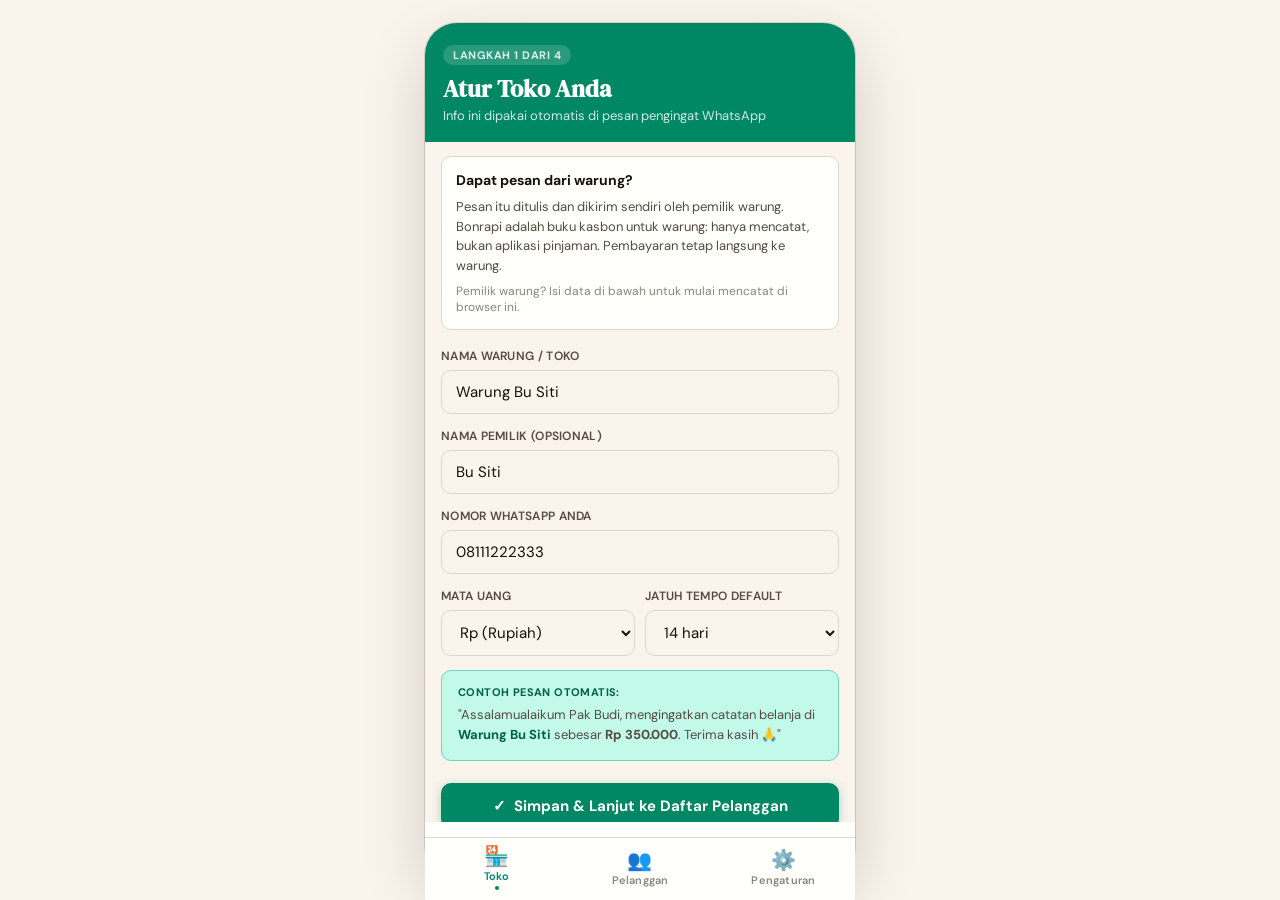
<file: index.html>
<!DOCTYPE html>
<html lang="id">
<head>
  <meta charset="UTF-8">
  <meta name="viewport" content="width=device-width, initial-scale=1.0, maximum-scale=5.0">
  <meta name="theme-color" content="#0D9488">
  <meta name="description" content="Buku kasbon warung: catat utang pelanggan dan kirim pengingat WhatsApp yang sopan. Gratis, bukan aplikasi pinjaman, data tetap di HP.">
  <title>Bonrapi · Buku Kasbon Warung</title>
  <!-- Link preview for old messages that still point here (1.3 messages link to bonrapi.sakredstudio.ca) -->
  <meta property="og:type" content="website">
  <meta property="og:site_name" content="Bonrapi">
  <meta property="og:title" content="Bonrapi · Buku Kasbon Warung">
  <meta property="og:description" content="Dicatat oleh pemilik warung. Bukan aplikasi pinjaman: pembayaran tetap langsung ke warung.">
  <meta property="og:url" content="https://kilat.sakredstudio.ca/">
  <meta property="og:image" content="https://bonrapi.sakredstudio.ca/og.jpg">
  <meta property="og:image:width" content="1200">
  <meta property="og:image:height" content="630">
  <meta property="og:locale" content="id_ID">
  <meta name="twitter:card" content="summary_large_image">
  <link rel="manifest" href="./manifest.webmanifest">
  <link rel="icon" type="image/png" sizes="192x192" href="./icons/icon-192.png">
  <link rel="apple-touch-icon" href="./icons/icon-192.png">
  <link rel="stylesheet" href="./styles.css">
</head>
<body>
  <main id="app"></main>
  <script type="module" src="./app.js"></script>
</body>
</html>
</file>
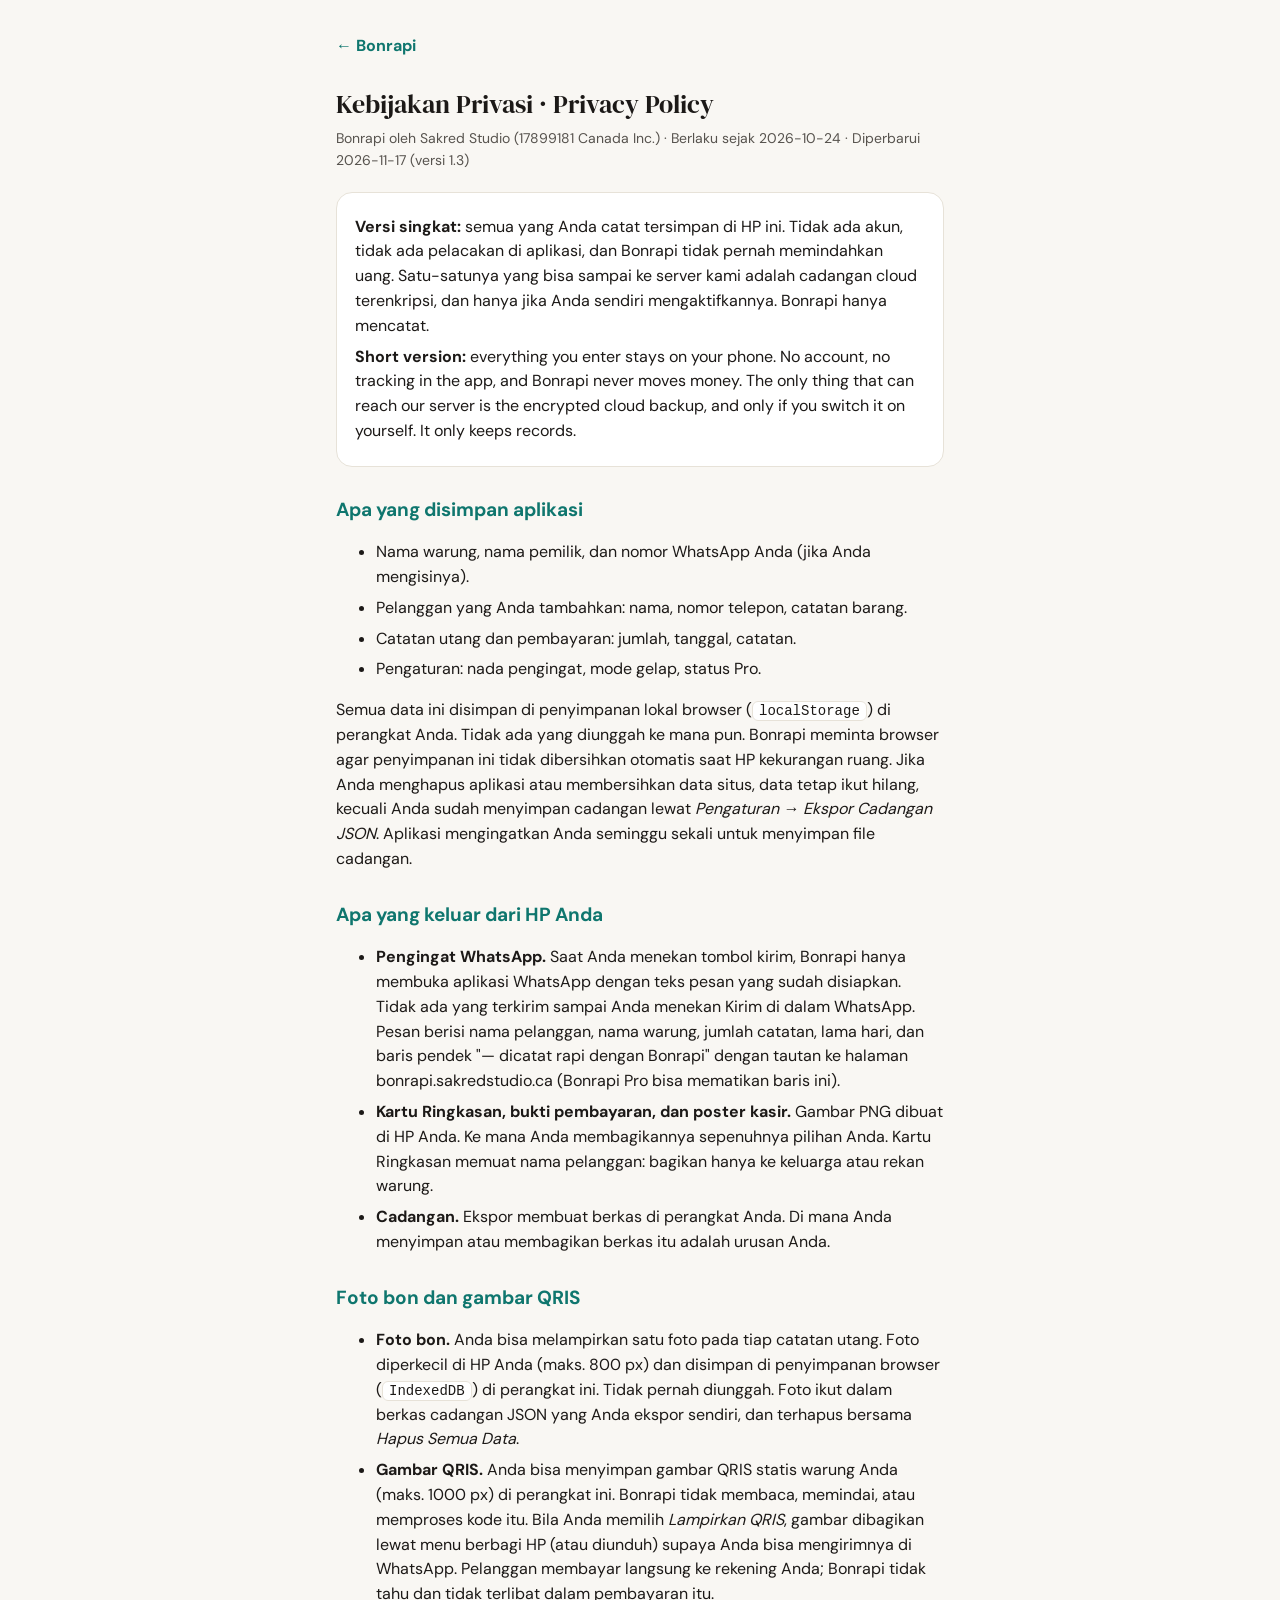
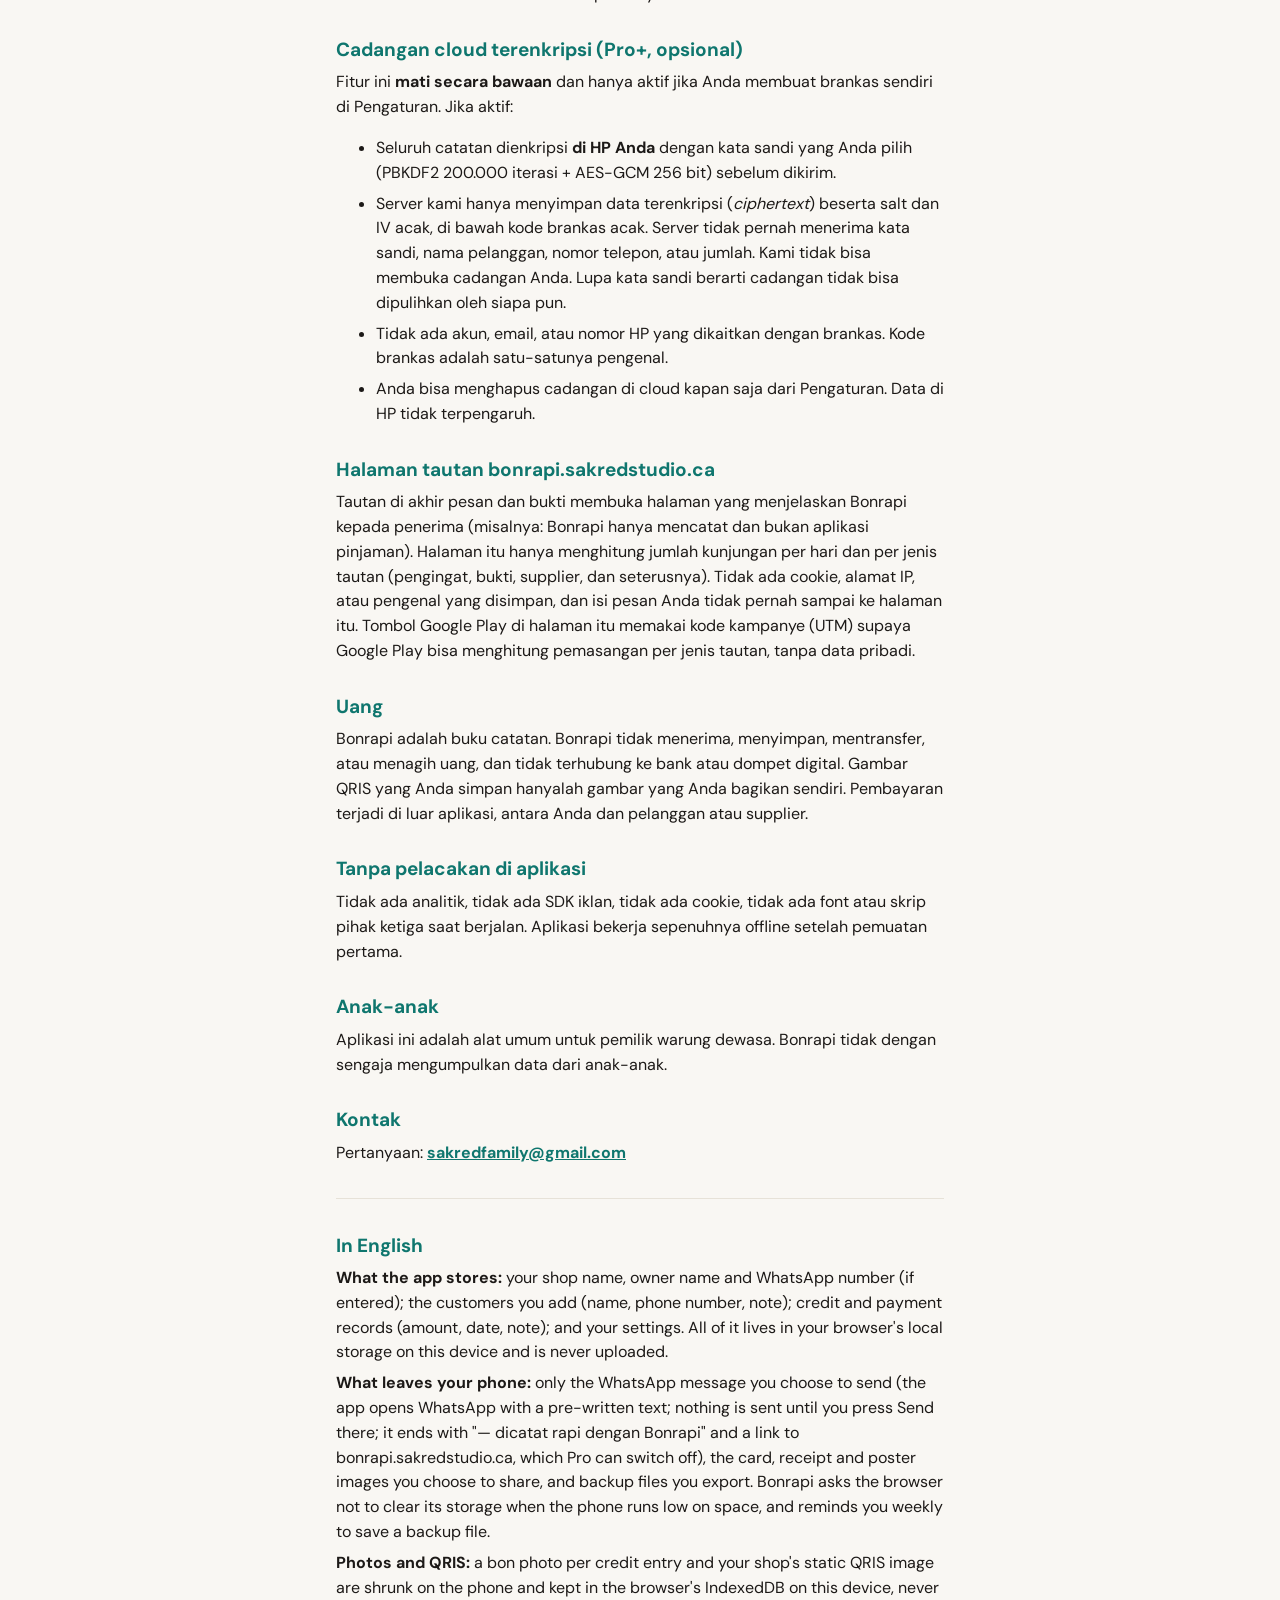
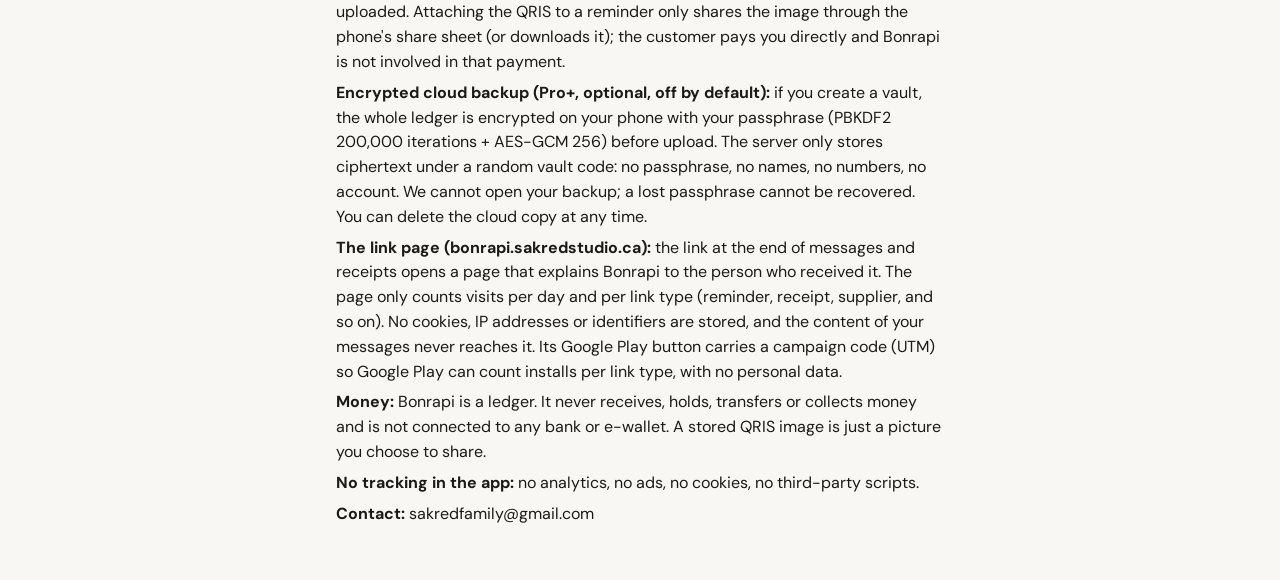
<file: privacy.html>
<!DOCTYPE html>
<html lang="id">
<head>
  <meta charset="UTF-8">
  <meta name="viewport" content="width=device-width, initial-scale=1.0">
  <meta name="theme-color" content="#0D9488">
  <title>Kebijakan Privasi — Bonrapi</title>
  <link rel="icon" type="image/png" sizes="192x192" href="./icons/icon-192.png">
  <link rel="stylesheet" href="./fonts/fonts.css">
  <style>
    :root { --primary: #0D9488; --primary-dark: #0F766E; --bg: #F9F7F3; --text: #1C1917; --text2: #57534E; --border: #E7E2D8; }
    * { box-sizing: border-box; }
    body { margin: 0; background: var(--bg); color: var(--text); font-family: 'DM Sans', -apple-system, BlinkMacSystemFont, sans-serif; font-size: 16px; line-height: 1.55; }
    main { max-width: 640px; margin: 0 auto; padding: 24px 16px 48px; }
    h1 { font-family: 'DM Serif Display', Georgia, serif; font-weight: 400; font-size: 26px; margin: 0 0 4px; }
    h2 { font-size: 19px; margin: 28px 0 6px; color: var(--primary-dark); }
    p, li { color: var(--text); margin: 6px 0; }
    .meta { color: var(--text2); font-size: 14px; margin-bottom: 20px; }
    .card { background: #fff; border: 1px solid var(--border); border-radius: 16px; padding: 16px 18px; margin: 14px 0; }
    a { color: var(--primary-dark); font-weight: 700; }
    hr { border: 0; border-top: 1px solid var(--border); margin: 32px 0; }
    .back { display: inline-block; margin-bottom: 16px; min-height: 44px; line-height: 44px; text-decoration: none; }
    code { font-size: 14px; background: #fff; border: 1px solid var(--border); border-radius: 6px; padding: 1px 6px; }
  </style>
</head>
<body>
  <main>
    <a class="back" href="./">← Bonrapi</a>

    <h1>Kebijakan Privasi · Privacy Policy</h1>
    <div class="meta">Bonrapi oleh Sakred Studio (17899181 Canada Inc.) · Berlaku sejak 2026-10-24 · Diperbarui 2026-11-17 (versi 1.3)</div>

    <div class="card">
      <p><strong>Versi singkat:</strong> semua yang Anda catat tersimpan di HP ini. Tidak ada akun, tidak ada pelacakan di aplikasi, dan Bonrapi tidak pernah memindahkan uang. Satu-satunya yang bisa sampai ke server kami adalah cadangan cloud terenkripsi, dan hanya jika Anda sendiri mengaktifkannya. Bonrapi hanya mencatat.</p>
      <p><strong>Short version:</strong> everything you enter stays on your phone. No account, no tracking in the app, and Bonrapi never moves money. The only thing that can reach our server is the encrypted cloud backup, and only if you switch it on yourself. It only keeps records.</p>
    </div>

    <h2>Apa yang disimpan aplikasi</h2>
    <ul>
      <li>Nama warung, nama pemilik, dan nomor WhatsApp Anda (jika Anda mengisinya).</li>
      <li>Pelanggan yang Anda tambahkan: nama, nomor telepon, catatan barang.</li>
      <li>Catatan utang dan pembayaran: jumlah, tanggal, catatan.</li>
      <li>Pengaturan: nada pengingat, mode gelap, status Pro.</li>
    </ul>
    <p>Semua data ini disimpan di penyimpanan lokal browser (<code>localStorage</code>) di perangkat Anda. Tidak ada yang diunggah ke mana pun. Bonrapi meminta browser agar penyimpanan ini tidak dibersihkan otomatis saat HP kekurangan ruang. Jika Anda menghapus aplikasi atau membersihkan data situs, data tetap ikut hilang, kecuali Anda sudah menyimpan cadangan lewat <em>Pengaturan → Ekspor Cadangan JSON</em>. Aplikasi mengingatkan Anda seminggu sekali untuk menyimpan file cadangan.</p>

    <h2>Apa yang keluar dari HP Anda</h2>
    <ul>
      <li><strong>Pengingat WhatsApp.</strong> Saat Anda menekan tombol kirim, Bonrapi hanya membuka aplikasi WhatsApp dengan teks pesan yang sudah disiapkan. Tidak ada yang terkirim sampai Anda menekan Kirim di dalam WhatsApp. Pesan berisi nama pelanggan, nama warung, jumlah catatan, lama hari, dan baris pendek "— dicatat rapi dengan Bonrapi" dengan tautan ke halaman bonrapi.sakredstudio.ca (Bonrapi Pro bisa mematikan baris ini).</li>
      <li><strong>Kartu Ringkasan, bukti pembayaran, dan poster kasir.</strong> Gambar PNG dibuat di HP Anda. Ke mana Anda membagikannya sepenuhnya pilihan Anda. Kartu Ringkasan memuat nama pelanggan: bagikan hanya ke keluarga atau rekan warung.</li>
      <li><strong>Cadangan.</strong> Ekspor membuat berkas di perangkat Anda. Di mana Anda menyimpan atau membagikan berkas itu adalah urusan Anda.</li>
    </ul>

    <h2>Foto bon dan gambar QRIS</h2>
    <ul>
      <li><strong>Foto bon.</strong> Anda bisa melampirkan satu foto pada tiap catatan utang. Foto diperkecil di HP Anda (maks. 800 px) dan disimpan di penyimpanan browser (<code>IndexedDB</code>) di perangkat ini. Tidak pernah diunggah. Foto ikut dalam berkas cadangan JSON yang Anda ekspor sendiri, dan terhapus bersama <em>Hapus Semua Data</em>.</li>
      <li><strong>Gambar QRIS.</strong> Anda bisa menyimpan gambar QRIS statis warung Anda (maks. 1000 px) di perangkat ini. Bonrapi tidak membaca, memindai, atau memproses kode itu. Bila Anda memilih <em>Lampirkan QRIS</em>, gambar dibagikan lewat menu berbagi HP (atau diunduh) supaya Anda bisa mengirimnya di WhatsApp. Pelanggan membayar langsung ke rekening Anda; Bonrapi tidak tahu dan tidak terlibat dalam pembayaran itu.</li>
    </ul>

    <h2>Cadangan cloud terenkripsi (Pro+, opsional)</h2>
    <p>Fitur ini <strong>mati secara bawaan</strong> dan hanya aktif jika Anda membuat brankas sendiri di Pengaturan. Jika aktif:</p>
    <ul>
      <li>Seluruh catatan dienkripsi <strong>di HP Anda</strong> dengan kata sandi yang Anda pilih (PBKDF2 200.000 iterasi + AES-GCM 256 bit) sebelum dikirim.</li>
      <li>Server kami hanya menyimpan data terenkripsi (<em>ciphertext</em>) beserta salt dan IV acak, di bawah kode brankas acak. Server tidak pernah menerima kata sandi, nama pelanggan, nomor telepon, atau jumlah. Kami tidak bisa membuka cadangan Anda. Lupa kata sandi berarti cadangan tidak bisa dipulihkan oleh siapa pun.</li>
      <li>Tidak ada akun, email, atau nomor HP yang dikaitkan dengan brankas. Kode brankas adalah satu-satunya pengenal.</li>
      <li>Anda bisa menghapus cadangan di cloud kapan saja dari Pengaturan. Data di HP tidak terpengaruh.</li>
    </ul>

    <h2>Halaman tautan bonrapi.sakredstudio.ca</h2>
    <p>Tautan di akhir pesan dan bukti membuka halaman yang menjelaskan Bonrapi kepada penerima (misalnya: Bonrapi hanya mencatat dan bukan aplikasi pinjaman). Halaman itu hanya menghitung jumlah kunjungan per hari dan per jenis tautan (pengingat, bukti, supplier, dan seterusnya). Tidak ada cookie, alamat IP, atau pengenal yang disimpan, dan isi pesan Anda tidak pernah sampai ke halaman itu. Tombol Google Play di halaman itu memakai kode kampanye (UTM) supaya Google Play bisa menghitung pemasangan per jenis tautan, tanpa data pribadi.</p>

    <h2>Uang</h2>
    <p>Bonrapi adalah buku catatan. Bonrapi tidak menerima, menyimpan, mentransfer, atau menagih uang, dan tidak terhubung ke bank atau dompet digital. Gambar QRIS yang Anda simpan hanyalah gambar yang Anda bagikan sendiri. Pembayaran terjadi di luar aplikasi, antara Anda dan pelanggan atau supplier.</p>

    <h2>Tanpa pelacakan di aplikasi</h2>
    <p>Tidak ada analitik, tidak ada SDK iklan, tidak ada cookie, tidak ada font atau skrip pihak ketiga saat berjalan. Aplikasi bekerja sepenuhnya offline setelah pemuatan pertama.</p>

    <h2>Anak-anak</h2>
    <p>Aplikasi ini adalah alat umum untuk pemilik warung dewasa. Bonrapi tidak dengan sengaja mengumpulkan data dari anak-anak.</p>

    <h2>Kontak</h2>
    <p>Pertanyaan: <a href="mailto:sakredfamily@gmail.com">sakredfamily@gmail.com</a></p>

    <hr>

    <h2>In English</h2>
    <p><strong>What the app stores:</strong> your shop name, owner name and WhatsApp number (if entered); the customers you add (name, phone number, note); credit and payment records (amount, date, note); and your settings. All of it lives in your browser's local storage on this device and is never uploaded.</p>
    <p><strong>What leaves your phone:</strong> only the WhatsApp message you choose to send (the app opens WhatsApp with a pre-written text; nothing is sent until you press Send there; it ends with "— dicatat rapi dengan Bonrapi" and a link to bonrapi.sakredstudio.ca, which Pro can switch off), the card, receipt and poster images you choose to share, and backup files you export. Bonrapi asks the browser not to clear its storage when the phone runs low on space, and reminds you weekly to save a backup file.</p>
    <p><strong>Photos and QRIS:</strong> a bon photo per credit entry and your shop's static QRIS image are shrunk on the phone and kept in the browser's IndexedDB on this device, never uploaded. Attaching the QRIS to a reminder only shares the image through the phone's share sheet (or downloads it); the customer pays you directly and Bonrapi is not involved in that payment.</p>
    <p><strong>Encrypted cloud backup (Pro+, optional, off by default):</strong> if you create a vault, the whole ledger is encrypted on your phone with your passphrase (PBKDF2 200,000 iterations + AES-GCM 256) before upload. The server only stores ciphertext under a random vault code: no passphrase, no names, no numbers, no account. We cannot open your backup; a lost passphrase cannot be recovered. You can delete the cloud copy at any time.</p>
    <p><strong>The link page (bonrapi.sakredstudio.ca):</strong> the link at the end of messages and receipts opens a page that explains Bonrapi to the person who received it. The page only counts visits per day and per link type (reminder, receipt, supplier, and so on). No cookies, IP addresses or identifiers are stored, and the content of your messages never reaches it. Its Google Play button carries a campaign code (UTM) so Google Play can count installs per link type, with no personal data.</p>
    <p><strong>Money:</strong> Bonrapi is a ledger. It never receives, holds, transfers or collects money and is not connected to any bank or e-wallet. A stored QRIS image is just a picture you choose to share.</p>
    <p><strong>No tracking in the app:</strong> no analytics, no ads, no cookies, no third-party scripts.</p>
    <p><strong>Contact:</strong> sakredfamily@gmail.com</p>
  </main>
</body>
</html>
</file>
<file: styles.css>
/* Bonrapi — Warung Credit Reminder via WhatsApp
   Design tokens and responsive mobile shell from WarungPay Reminder.html */

@import url('./fonts/fonts.css');

:root {
  --bg: oklch(97% 0.012 75);
  --bg2: oklch(93% 0.014 75);
  --card: oklch(100% 0.004 75);
  --text: oklch(18% 0.02 60);
  --text2: oklch(42% 0.018 65);
  --text3: oklch(62% 0.014 65);
  --primary: oklch(52% 0.18 175);
  --primary-light: oklch(94% 0.06 175);
  --primary-dark: oklch(40% 0.18 175);
  --amber: oklch(68% 0.18 72);
  --amber-light: oklch(95% 0.06 80);
  --red: oklch(56% 0.22 25);
  --red-light: oklch(95% 0.06 25);
  --border: oklch(88% 0.014 75);
  --wa-green: #25D366;
  --wa-dark: #128C7E;
  --radius: 16px;
  --radius-sm: 10px;
  --font: 'DM Sans', -apple-system, BlinkMacSystemFont, sans-serif;
  --font-display: 'DM Serif Display', Georgia, serif;
}

[data-theme="dark"] {
  --bg: oklch(12% 0.01 200);
  --bg2: oklch(16% 0.01 200);
  --card: oklch(17% 0.012 200);
  --text: oklch(92% 0.008 75);
  --text2: oklch(72% 0.01 75);
  --text3: oklch(55% 0.01 75);
  --primary-light: oklch(25% 0.06 175);
  --amber-light: oklch(26% 0.06 80);
  --red-light: oklch(26% 0.06 25);
  --border: oklch(25% 0.01 200);
}

*, *::before, *::after {
  box-sizing: border-box;
  margin: 0;
  padding: 0;
  -webkit-tap-highlight-color: transparent;
}

html, body {
  width: 100%;
  max-width: 100vw;
  overflow-x: hidden;
  font-family: var(--font);
  background: var(--bg);
  color: var(--text);
  min-height: 100dvh;
  -webkit-font-smoothing: antialiased;
}

body {
  display: flex;
  justify-content: center;
  align-items: stretch;
}

#app {
  width: 100%;
  max-width: 430px;
  min-height: 100dvh;
  background: var(--card);
  display: flex;
  flex-direction: column;
  position: relative;
  overflow-x: hidden;
}

@media (min-width: 481px) {
  body {
    padding: 16px 0;
    align-items: center;
  }
  #app {
    min-height: min(860px, 95dvh);
    max-height: 95dvh;
    border-radius: 32px;
    box-shadow: 0 24px 64px rgba(0, 0, 0, 0.16), 0 0 0 1px var(--border);
    overflow: hidden;
  }
}

button,
input,
select,
textarea,
.tap-target,
.btn-primary,
.btn-secondary {
  font-family: var(--font);
  min-height: 44px;
}

button {
  cursor: pointer;
}

.screen-body {
  flex: 1;
  overflow-y: auto;
  overflow-x: hidden;
  display: flex;
  flex-direction: column;
  background: var(--bg);
}

/* Primary Header (Teal) */
.hero-header {
  background: var(--primary);
  color: #fff;
  padding: 20px 18px 18px;
}

.step-badge {
  display: inline-block;
  font-size: 11px;
  font-weight: 700;
  color: rgba(255, 255, 255, 0.85);
  background: rgba(255, 255, 255, 0.16);
  padding: 3px 10px;
  border-radius: 99px;
  letter-spacing: 0.5px;
  margin-bottom: 10px;
}

.hero-title {
  font-family: var(--font-display);
  font-size: 24px;
  line-height: 1.2;
  color: #fff;
}

.hero-subtitle {
  font-size: 13px;
  color: rgba(255, 255, 255, 0.82);
  margin-top: 4px;
}

/* Top Bar for subscreens */
.topbar {
  background: var(--card);
  border-bottom: 1px solid var(--border);
  padding: 12px 16px;
  display: flex;
  align-items: center;
  gap: 10px;
  flex-shrink: 0;
}

.back-btn {
  background: var(--bg2);
  border: none;
  border-radius: 10px;
  min-width: 44px;
  min-height: 44px;
  padding: 0 12px;
  display: inline-flex;
  align-items: center;
  justify-content: center;
  font-size: 18px;
  color: var(--text);
}

.field-group {
  display: flex;
  flex-direction: column;
  gap: 6px;
}

.field-label {
  font-size: 12px;
  font-weight: 600;
  color: var(--text2);
  letter-spacing: 0.3px;
  text-transform: uppercase;
}

.field-input {
  width: 100%;
  background: var(--bg);
  border: 1.5px solid var(--border);
  border-radius: var(--radius-sm);
  padding: 11px 14px;
  font-size: 15px;
  color: var(--text);
  outline: none;
  transition: border-color 0.15s;
}

.field-input:focus {
  border-color: var(--primary);
}

.btn-primary {
  width: 100%;
  background: var(--primary);
  color: #fff;
  border: none;
  border-radius: var(--radius-sm);
  font-weight: 700;
  font-size: 15px;
  padding: 13px 18px;
  display: inline-flex;
  align-items: center;
  justify-content: center;
  gap: 8px;
  box-shadow: 0 2px 10px oklch(52% 0.18 175 / 0.3);
  transition: transform 0.1s, opacity 0.15s;
  text-decoration: none;
}

.btn-primary:active {
  transform: scale(0.99);
}

.btn-secondary {
  width: 100%;
  background: var(--card);
  color: var(--text);
  border: 1.5px solid var(--border);
  border-radius: var(--radius-sm);
  font-weight: 600;
  font-size: 14px;
  padding: 11px 16px;
  display: inline-flex;
  align-items: center;
  justify-content: center;
  gap: 8px;
  text-decoration: none;
}

/* Discreet text link (Pro sheet: "Punya kode peninjau?"). Keeps the 44px tap target. */
.link-quiet {
  background: none;
  border: none;
  padding: 0 8px;
  align-self: center;
  font-size: 13px;
  font-weight: 500;
  color: var(--text3);
  text-decoration: underline;
}

.btn-wa {
  background: var(--wa-dark);
  color: #fff;
  box-shadow: 0 2px 10px rgba(37, 211, 102, 0.3);
}

/* Risk Badges */
.risk-badge {
  display: inline-flex;
  align-items: center;
  gap: 5px;
  font-size: 11px;
  font-weight: 600;
  padding: 3px 9px;
  border-radius: 99px;
  white-space: nowrap;
}

.risk-dot {
  width: 6px;
  height: 6px;
  border-radius: 50%;
  display: inline-block;
}

.risk-Tinggi {
  background: var(--red-light);
  color: var(--red);
}
.risk-Tinggi .risk-dot {
  background: var(--red);
}

.risk-Sedang {
  background: var(--amber-light);
  color: var(--amber);
}
.risk-Sedang .risk-dot {
  background: var(--amber);
}

.risk-Rendah,
.risk-Lunas {
  background: var(--primary-light);
  color: var(--primary-dark);
}
.risk-Rendah .risk-dot,
.risk-Lunas .risk-dot {
  background: var(--primary);
}

/* Bottom Navigation */
.bottom-nav {
  display: flex;
  border-top: 1px solid var(--border);
  background: var(--card);
  flex-shrink: 0;
}

.bottom-nav-btn {
  flex: 1;
  display: flex;
  flex-direction: column;
  align-items: center;
  justify-content: center;
  padding: 8px 4px 10px;
  gap: 3px;
  background: none;
  border: none;
  min-height: 54px;
  color: var(--text3);
}

.bottom-nav-btn.active {
  color: var(--primary);
}

.bottom-nav-icon {
  font-size: 20px;
  line-height: 1;
}

.bottom-nav-label {
  font-size: 11px;
  font-weight: 600;
  letter-spacing: 0.2px;
}

.bottom-nav-dot {
  width: 4px;
  height: 4px;
  border-radius: 50%;
  background: var(--primary);
}

/* Modal / Bottom Sheet */
.sheet-backdrop {
  position: fixed;
  inset: 0;
  background: rgba(0, 0, 0, 0.48);
  display: flex;
  align-items: flex-end;
  justify-content: center;
  z-index: 100;
}

.sheet-panel {
  width: 100%;
  max-width: 430px;
  background: var(--card);
  border-radius: 20px 20px 0 0;
  padding: 20px 18px 24px;
  display: flex;
  flex-direction: column;
  gap: 14px;
  max-height: 90dvh;
  overflow-y: auto;
}

/* Photo note thumbnails + full-screen viewer (v2) */
.photo-thumb {
  width: 44px;
  height: 44px;
  border-radius: 8px;
  border: 1px solid var(--border);
  padding: 0;
  background: var(--bg2);
  overflow: hidden;
  flex-shrink: 0;
}

.photo-thumb img {
  width: 100%;
  height: 100%;
  object-fit: cover;
  display: block;
}

.photo-viewer {
  position: fixed;
  inset: 0;
  background: rgba(0, 0, 0, 0.92);
  z-index: 120;
  display: flex;
  flex-direction: column;
  align-items: center;
  justify-content: center;
  gap: 12px;
  padding: 16px;
}

.photo-viewer img {
  max-width: 100%;
  max-height: calc(100dvh - 140px);
  object-fit: contain;
  border-radius: 12px;
}

.photo-viewer-actions {
  display: flex;
  gap: 10px;
  width: 100%;
  max-width: 398px;
}

/* Statistik: weekly bars drawn with divs (v2) */
.stats-bars {
  display: grid;
  grid-template-columns: repeat(8, 1fr);
  gap: 6px;
  align-items: end;
  height: 140px;
}

.stats-bar-col {
  display: flex;
  flex-direction: column;
  align-items: center;
  gap: 4px;
  height: 100%;
  min-width: 0;
}

.stats-bar-track {
  flex: 1;
  width: 100%;
  display: flex;
  align-items: flex-end;
  background: var(--bg2);
  border-radius: 6px;
  overflow: hidden;
}

.stats-bar-fill {
  width: 100%;
  background: var(--amber);
  border-radius: 6px 6px 0 0;
  transition: height 0.3s;
}

.stats-bar-fill.current {
  background: var(--primary);
}

.stats-bar-label {
  font-size: 9px;
  color: var(--text3);
  white-space: nowrap;
  overflow: hidden;
  text-overflow: ellipsis;
  max-width: 100%;
}

/* Undo Toast */
.undo-toast {
  position: fixed;
  bottom: 72px;
  left: 50%;
  transform: translateX(-50%);
  width: calc(100% - 32px);
  max-width: 398px;
  background: oklch(20% 0.02 200);
  color: #fff;
  border-radius: 12px;
  padding: 10px 14px;
  display: flex;
  align-items: center;
  justify-content: space-between;
  gap: 12px;
  box-shadow: 0 8px 24px rgba(0, 0, 0, 0.28);
  z-index: 90;
}

.undo-toast-btn {
  background: rgba(255, 255, 255, 0.16);
  color: #5eead4;
  border: none;
  border-radius: 8px;
  padding: 8px 12px;
  font-weight: 700;
  font-size: 13px;
  min-height: 44px;
}

/* Bottom nav pinned on every screen (long screens like Settings used to push it off-screen). */
.bottom-nav {
  position: fixed;
  bottom: 0;
  left: 50%;
  transform: translateX(-50%);
  width: 100%;
  max-width: 430px;
  z-index: 50;
  padding-bottom: env(safe-area-inset-bottom, 0px);
}
#app {
  padding-bottom: calc(56px + env(safe-area-inset-bottom, 0px));
}
.undo-toast {
  bottom: calc(68px + env(safe-area-inset-bottom, 0px));
}

/* Bonrapi brand mark (cream notebook + tick), sized to the surrounding text.
   The tile variant carries the icon's teal ground so the mark reads on light surfaces. */
.brand-mark {
  display: inline-block;
  width: 1.25em;
  height: 1.25em;
  object-fit: contain;
  vertical-align: -0.25em;
  flex-shrink: 0;
}

.brand-mark--tile {
  background: #0D9488;
  border-radius: 24%;
  padding: 0.2em;
  box-sizing: border-box;
}
</file>
<file: fonts/fonts.css>
/* Self-hosted OFL fonts: DM Sans & DM Serif Display */
/* latin-ext */
@font-face {

  font-family: 'DM Sans';
  font-style: normal;
  font-weight: 400;
  font-display: swap;
  src: url(./DMSans-400-latin-ext.woff2) format('woff2');
  unicode-range: U+0100-02BA, U+02BD-02C5, U+02C7-02CC, U+02CE-02D7, U+02DD-02FF, U+0304, U+0308, U+0329, U+1D00-1DBF, U+1E00-1E9F, U+1EF2-1EFF, U+2020, U+20A0-20AB, U+20AD-20C4, U+2113, U+2C60-2C7F, U+A720-A7FF;
}

/* latin */
@font-face {

  font-family: 'DM Sans';
  font-style: normal;
  font-weight: 400;
  font-display: swap;
  src: url(./DMSans-400-latin.woff2) format('woff2');
  unicode-range: U+0000-00FF, U+0131, U+0152-0153, U+02BB-02BC, U+02C6, U+02DA, U+02DC, U+0304, U+0308, U+0329, U+2000-206F, U+20AC, U+2122, U+2191, U+2193, U+2212, U+2215, U+FEFF, U+FFFD;
}

/* latin-ext */
@font-face {

  font-family: 'DM Sans';
  font-style: normal;
  font-weight: 500;
  font-display: swap;
  src: url(./DMSans-500-latin-ext.woff2) format('woff2');
  unicode-range: U+0100-02BA, U+02BD-02C5, U+02C7-02CC, U+02CE-02D7, U+02DD-02FF, U+0304, U+0308, U+0329, U+1D00-1DBF, U+1E00-1E9F, U+1EF2-1EFF, U+2020, U+20A0-20AB, U+20AD-20C4, U+2113, U+2C60-2C7F, U+A720-A7FF;
}

/* latin */
@font-face {

  font-family: 'DM Sans';
  font-style: normal;
  font-weight: 500;
  font-display: swap;
  src: url(./DMSans-500-latin.woff2) format('woff2');
  unicode-range: U+0000-00FF, U+0131, U+0152-0153, U+02BB-02BC, U+02C6, U+02DA, U+02DC, U+0304, U+0308, U+0329, U+2000-206F, U+20AC, U+2122, U+2191, U+2193, U+2212, U+2215, U+FEFF, U+FFFD;
}

/* latin-ext */
@font-face {

  font-family: 'DM Sans';
  font-style: normal;
  font-weight: 600;
  font-display: swap;
  src: url(./DMSans-600-latin-ext.woff2) format('woff2');
  unicode-range: U+0100-02BA, U+02BD-02C5, U+02C7-02CC, U+02CE-02D7, U+02DD-02FF, U+0304, U+0308, U+0329, U+1D00-1DBF, U+1E00-1E9F, U+1EF2-1EFF, U+2020, U+20A0-20AB, U+20AD-20C4, U+2113, U+2C60-2C7F, U+A720-A7FF;
}

/* latin */
@font-face {

  font-family: 'DM Sans';
  font-style: normal;
  font-weight: 600;
  font-display: swap;
  src: url(./DMSans-600-latin.woff2) format('woff2');
  unicode-range: U+0000-00FF, U+0131, U+0152-0153, U+02BB-02BC, U+02C6, U+02DA, U+02DC, U+0304, U+0308, U+0329, U+2000-206F, U+20AC, U+2122, U+2191, U+2193, U+2212, U+2215, U+FEFF, U+FFFD;
}

/* latin-ext */
@font-face {

  font-family: 'DM Sans';
  font-style: normal;
  font-weight: 700;
  font-display: swap;
  src: url(./DMSans-700-latin-ext.woff2) format('woff2');
  unicode-range: U+0100-02BA, U+02BD-02C5, U+02C7-02CC, U+02CE-02D7, U+02DD-02FF, U+0304, U+0308, U+0329, U+1D00-1DBF, U+1E00-1E9F, U+1EF2-1EFF, U+2020, U+20A0-20AB, U+20AD-20C4, U+2113, U+2C60-2C7F, U+A720-A7FF;
}

/* latin */
@font-face {

  font-family: 'DM Sans';
  font-style: normal;
  font-weight: 700;
  font-display: swap;
  src: url(./DMSans-700-latin.woff2) format('woff2');
  unicode-range: U+0000-00FF, U+0131, U+0152-0153, U+02BB-02BC, U+02C6, U+02DA, U+02DC, U+0304, U+0308, U+0329, U+2000-206F, U+20AC, U+2122, U+2191, U+2193, U+2212, U+2215, U+FEFF, U+FFFD;
}

/* latin-ext */
@font-face {

  font-family: 'DM Serif Display';
  font-style: normal;
  font-weight: 400;
  font-display: swap;
  src: url(./DMSerifDisplay-400-latin-ext.woff2) format('woff2');
  unicode-range: U+0100-02BA, U+02BD-02C5, U+02C7-02CC, U+02CE-02D7, U+02DD-02FF, U+0304, U+0308, U+0329, U+1D00-1DBF, U+1E00-1E9F, U+1EF2-1EFF, U+2020, U+20A0-20AB, U+20AD-20C4, U+2113, U+2C60-2C7F, U+A720-A7FF;
}

/* latin */
@font-face {

  font-family: 'DM Serif Display';
  font-style: normal;
  font-weight: 400;
  font-display: swap;
  src: url(./DMSerifDisplay-400-latin.woff2) format('woff2');
  unicode-range: U+0000-00FF, U+0131, U+0152-0153, U+02BB-02BC, U+02C6, U+02DA, U+02DC, U+0304, U+0308, U+0329, U+2000-206F, U+20AC, U+2122, U+2191, U+2193, U+2212, U+2215, U+FEFF, U+FFFD;
}
</file>
